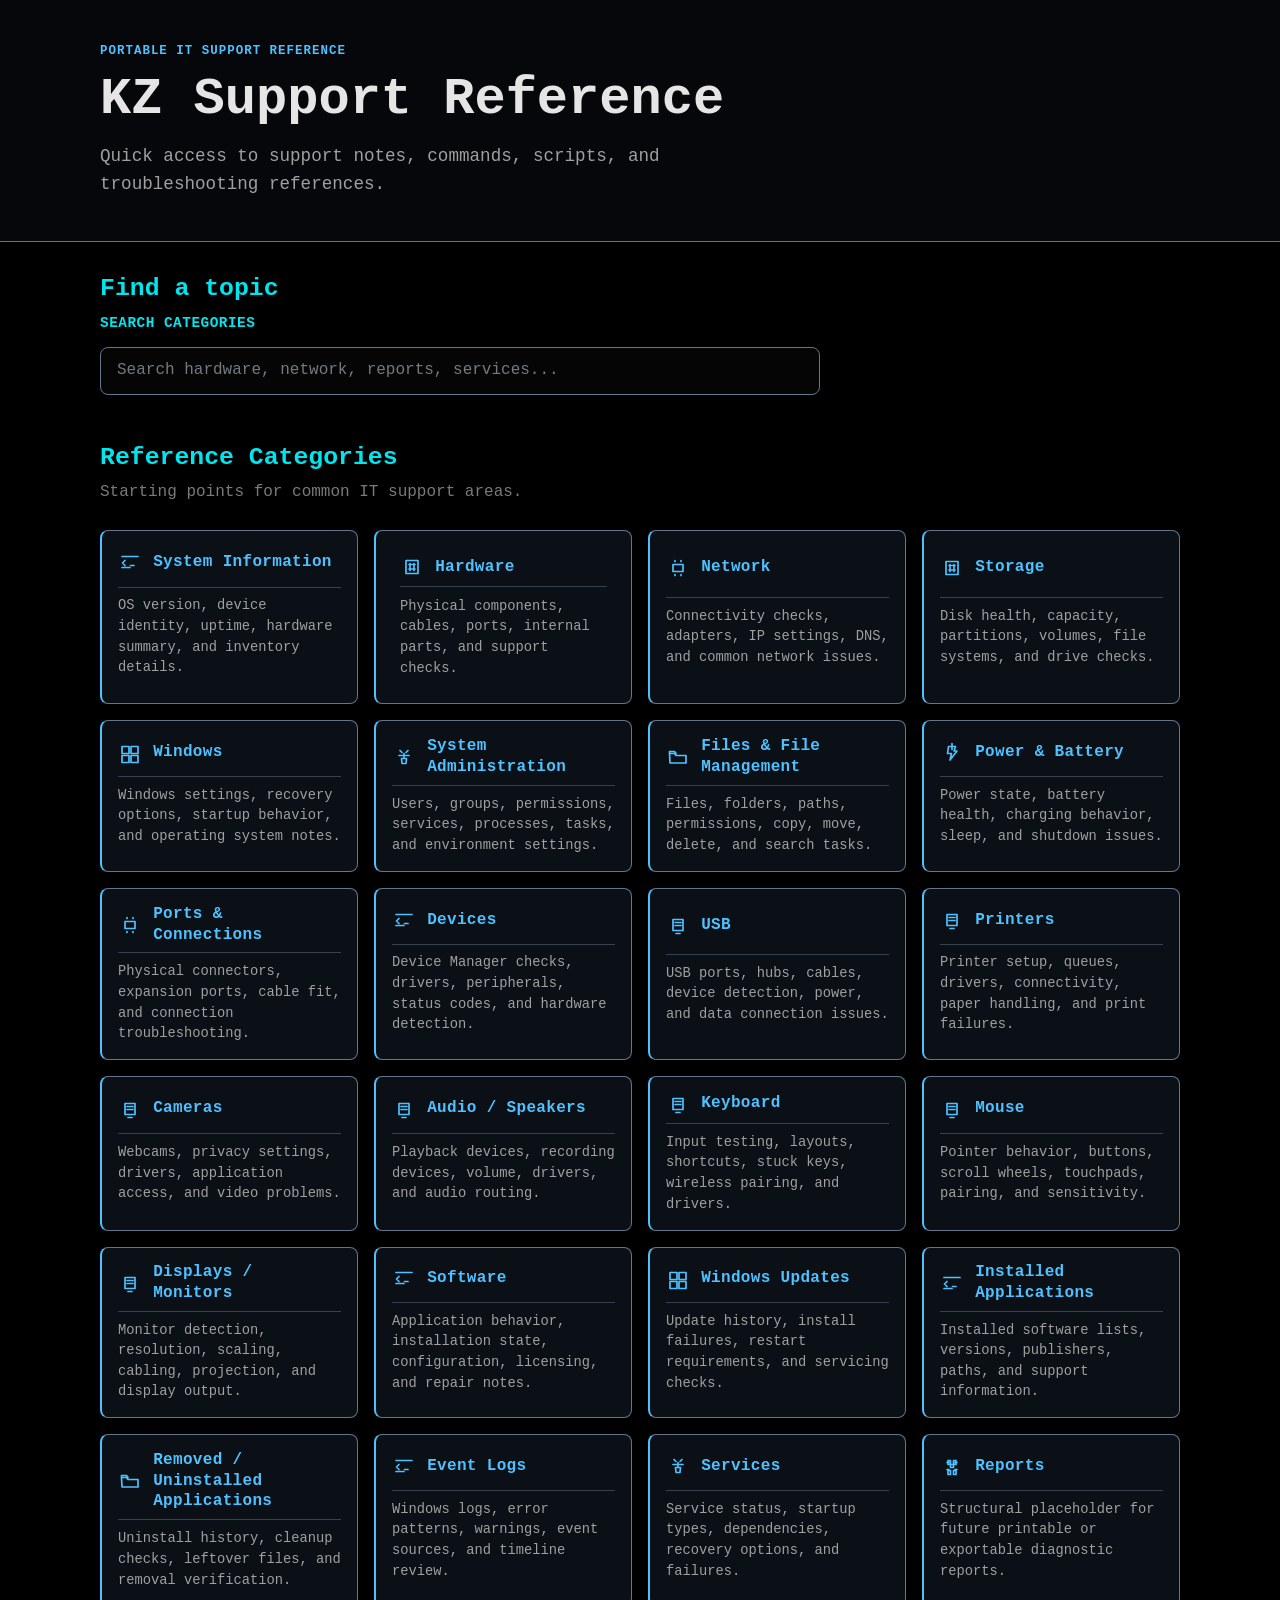
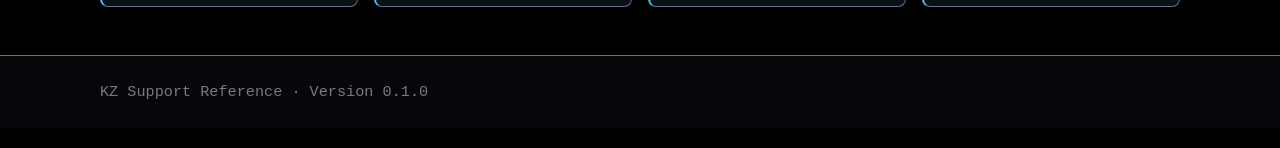
<file: index.html>
<!DOCTYPE html>
<html lang="en">
<head>
  <meta charset="UTF-8">
  <meta name="viewport" content="width=device-width, initial-scale=1.0">
  <meta name="description" content="Portable IT support reference for Windows, PowerShell, hardware, scripts, and troubleshooting notes.">
  <title>KZ Support Reference</title>
  <link rel="stylesheet" href="css/variables.css">
  <link rel="stylesheet" href="css/style.css">
</head>
<body>
  <header class="site-header">
    <div class="container header-content">
      <p class="eyebrow">Portable IT Support Reference</p>
      <h1>KZ Support Reference</h1>
      <p class="subtitle">Quick access to support notes, commands, scripts, and troubleshooting references.</p>
    </div>
  </header>

  <main class="container main-content">
    <section class="search-section" aria-labelledby="search-heading">
      <h2 id="search-heading">Find a topic</h2>
      <label class="search-label" for="category-search">Search categories</label>
      <input
        type="search"
        id="category-search"
        class="search-input"
        placeholder="Search hardware, network, reports, services..."
        autocomplete="off"
      >
    </section>

    <section class="category-section" aria-labelledby="categories-heading">
      <div class="section-heading">
        <h2 id="categories-heading">Reference Categories</h2>
        <p>Starting points for common IT support areas.</p>
      </div>

      <div class="category-grid" id="category-grid">
        <article class="category-card" data-title="System Information">
          <h3>System Information</h3>
          <p>OS version, device identity, uptime, hardware summary, and inventory details.</p>
        </article>

        <article class="category-card linked-card" data-title="Hardware">
          <a class="card-link" href="hardware/index.html">
            <h3>Hardware</h3>
            <p>Physical components, cables, ports, internal parts, and support checks.</p>
          </a>
        </article>

        <article class="category-card" data-title="Network">
          <h3>Network</h3>
          <p>Connectivity checks, adapters, IP settings, DNS, and common network issues.</p>
        </article>

        <article class="category-card" data-title="Storage">
          <h3>Storage</h3>
          <p>Disk health, capacity, partitions, volumes, file systems, and drive checks.</p>
        </article>

        <article class="category-card" data-title="Windows">
          <h3>Windows</h3>
          <p>Windows settings, recovery options, startup behavior, and operating system notes.</p>
        </article>

        <article class="category-card" data-title="System Administration">
          <h3>System Administration</h3>
          <p>Users, groups, permissions, services, processes, tasks, and environment settings.</p>
        </article>

        <article class="category-card" data-title="Files & File Management">
          <h3>Files &amp; File Management</h3>
          <p>Files, folders, paths, permissions, copy, move, delete, and search tasks.</p>
        </article>

        <article class="category-card" data-title="Power & Battery">
          <h3>Power &amp; Battery</h3>
          <p>Power state, battery health, charging behavior, sleep, and shutdown issues.</p>
        </article>

        <article class="category-card" data-title="Ports & Connections">
          <h3>Ports &amp; Connections</h3>
          <p>Physical connectors, expansion ports, cable fit, and connection troubleshooting.</p>
        </article>

        <article class="category-card" data-title="Devices">
          <h3>Devices</h3>
          <p>Device Manager checks, drivers, peripherals, status codes, and hardware detection.</p>
        </article>

        <article class="category-card" data-title="USB">
          <h3>USB</h3>
          <p>USB ports, hubs, cables, device detection, power, and data connection issues.</p>
        </article>

        <article class="category-card" data-title="Printers">
          <h3>Printers</h3>
          <p>Printer setup, queues, drivers, connectivity, paper handling, and print failures.</p>
        </article>

        <article class="category-card" data-title="Cameras">
          <h3>Cameras</h3>
          <p>Webcams, privacy settings, drivers, application access, and video problems.</p>
        </article>

        <article class="category-card" data-title="Audio / Speakers">
          <h3>Audio / Speakers</h3>
          <p>Playback devices, recording devices, volume, drivers, and audio routing.</p>
        </article>

        <article class="category-card" data-title="Keyboard">
          <h3>Keyboard</h3>
          <p>Input testing, layouts, shortcuts, stuck keys, wireless pairing, and drivers.</p>
        </article>

        <article class="category-card" data-title="Mouse">
          <h3>Mouse</h3>
          <p>Pointer behavior, buttons, scroll wheels, touchpads, pairing, and sensitivity.</p>
        </article>

        <article class="category-card" data-title="Displays / Monitors">
          <h3>Displays / Monitors</h3>
          <p>Monitor detection, resolution, scaling, cabling, projection, and display output.</p>
        </article>

        <article class="category-card" data-title="Software">
          <h3>Software</h3>
          <p>Application behavior, installation state, configuration, licensing, and repair notes.</p>
        </article>

        <article class="category-card" data-title="Windows Updates">
          <h3>Windows Updates</h3>
          <p>Update history, install failures, restart requirements, and servicing checks.</p>
        </article>

        <article class="category-card" data-title="Installed Applications">
          <h3>Installed Applications</h3>
          <p>Installed software lists, versions, publishers, paths, and support information.</p>
        </article>

        <article class="category-card" data-title="Removed / Uninstalled Applications">
          <h3>Removed / Uninstalled Applications</h3>
          <p>Uninstall history, cleanup checks, leftover files, and removal verification.</p>
        </article>

        <article class="category-card" data-title="Event Logs">
          <h3>Event Logs</h3>
          <p>Windows logs, error patterns, warnings, event sources, and timeline review.</p>
        </article>

        <article class="category-card" data-title="Services">
          <h3>Services</h3>
          <p>Service status, startup types, dependencies, recovery options, and failures.</p>
        </article>

        <article class="category-card" data-title="Reports">
          <h3>Reports</h3>
          <p>Structural placeholder for future printable or exportable diagnostic reports.</p>
        </article>
      </div>

      <p class="empty-state" id="empty-state" hidden>No matching categories found.</p>
    </section>
  </main>

  <footer class="site-footer">
    <div class="container">
      <p>KZ Support Reference &middot; Version 0.1.0</p>
    </div>
  </footer>

  <script src="js/app.js"></script>
</body>
</html>
</file>
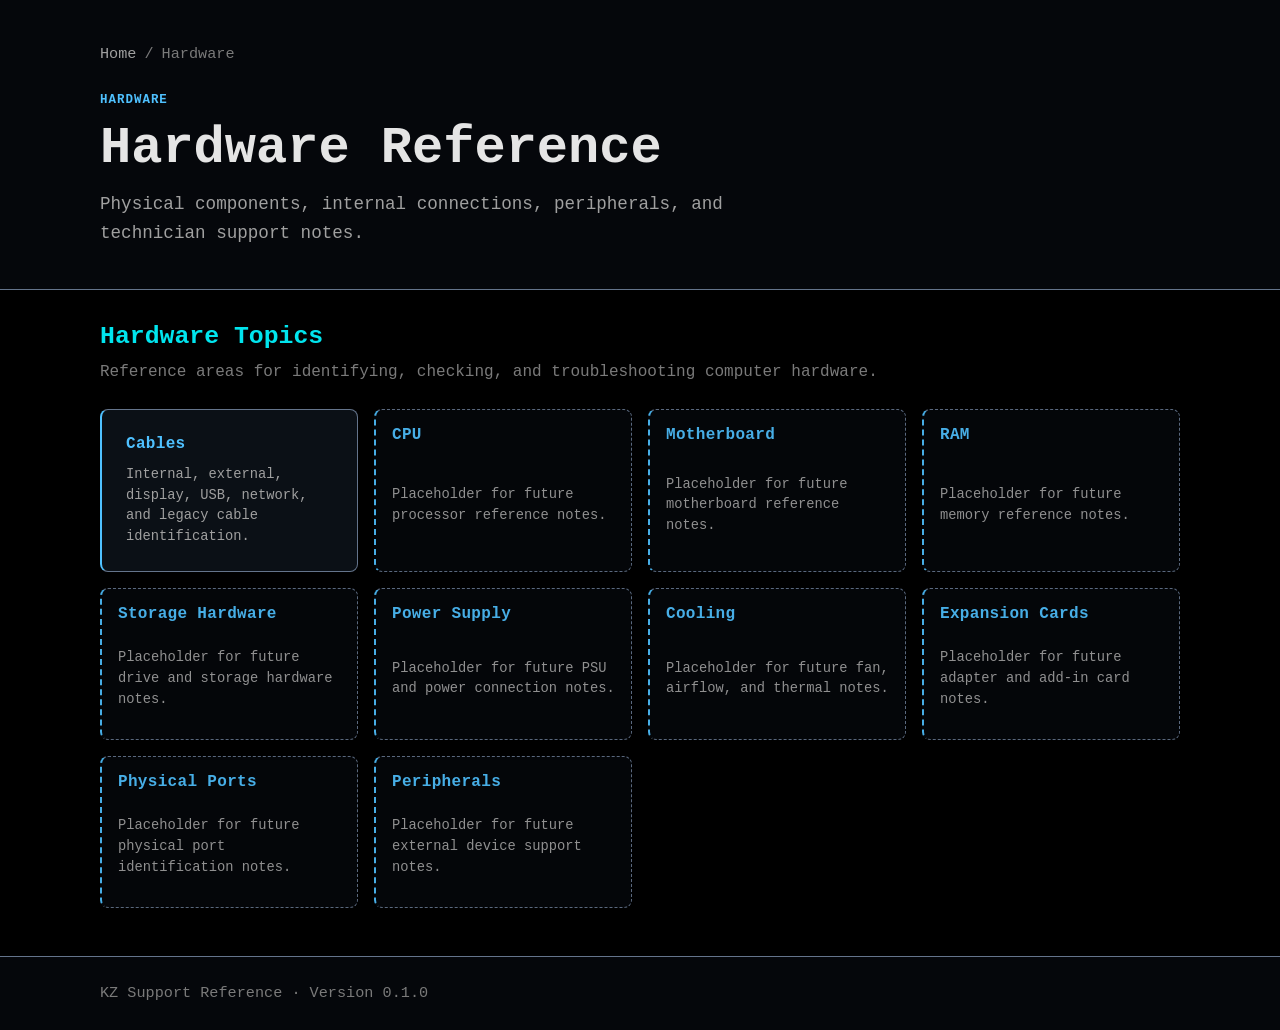
<file: hardware/index.html>
<!DOCTYPE html>
<html lang="en">
<head>
  <meta charset="UTF-8">
  <meta name="viewport" content="width=device-width, initial-scale=1.0">
  <meta name="description" content="Hardware reference topics for KZ Support Reference.">
  <title>Hardware - KZ Support Reference</title>
  <link rel="stylesheet" href="../css/variables.css">
  <link rel="stylesheet" href="../css/style.css">
</head>
<body>
  <header class="site-header">
    <div class="container header-content">
      <nav class="breadcrumb" aria-label="Breadcrumb">
        <a href="../index.html">Home</a>
        <span aria-hidden="true">/</span>
        <span>Hardware</span>
      </nav>
      <p class="eyebrow">Hardware</p>
      <h1>Hardware Reference</h1>
      <p class="subtitle">Physical components, internal connections, peripherals, and technician support notes.</p>
    </div>
  </header>

  <main class="container main-content">
    <section aria-labelledby="hardware-topics-heading">
      <div class="section-heading">
        <h2 id="hardware-topics-heading">Hardware Topics</h2>
        <p>Reference areas for identifying, checking, and troubleshooting computer hardware.</p>
      </div>

      <div class="category-grid topic-grid">
        <article class="category-card linked-card" data-title="Cables">
          <a class="card-link" href="cables/index.html">
            <h3>Cables</h3>
            <p>Internal, external, display, USB, network, and legacy cable identification.</p>
          </a>
        </article>

        <article class="category-card placeholder-card" data-title="CPU">
          <h3>CPU</h3>
          <p>Placeholder for future processor reference notes.</p>
        </article>

        <article class="category-card placeholder-card" data-title="Motherboard">
          <h3>Motherboard</h3>
          <p>Placeholder for future motherboard reference notes.</p>
        </article>

        <article class="category-card placeholder-card" data-title="RAM">
          <h3>RAM</h3>
          <p>Placeholder for future memory reference notes.</p>
        </article>

        <article class="category-card placeholder-card" data-title="Storage Hardware">
          <h3>Storage Hardware</h3>
          <p>Placeholder for future drive and storage hardware notes.</p>
        </article>

        <article class="category-card placeholder-card" data-title="Power Supply">
          <h3>Power Supply</h3>
          <p>Placeholder for future PSU and power connection notes.</p>
        </article>

        <article class="category-card placeholder-card" data-title="Cooling">
          <h3>Cooling</h3>
          <p>Placeholder for future fan, airflow, and thermal notes.</p>
        </article>

        <article class="category-card placeholder-card" data-title="Expansion Cards">
          <h3>Expansion Cards</h3>
          <p>Placeholder for future adapter and add-in card notes.</p>
        </article>

        <article class="category-card placeholder-card" data-title="Physical Ports">
          <h3>Physical Ports</h3>
          <p>Placeholder for future physical port identification notes.</p>
        </article>

        <article class="category-card placeholder-card" data-title="Peripherals">
          <h3>Peripherals</h3>
          <p>Placeholder for future external device support notes.</p>
        </article>
      </div>
    </section>
  </main>

  <footer class="site-footer">
    <div class="container">
      <p>KZ Support Reference &middot; Version 0.1.0</p>
    </div>
  </footer>
</body>
</html>
</file>
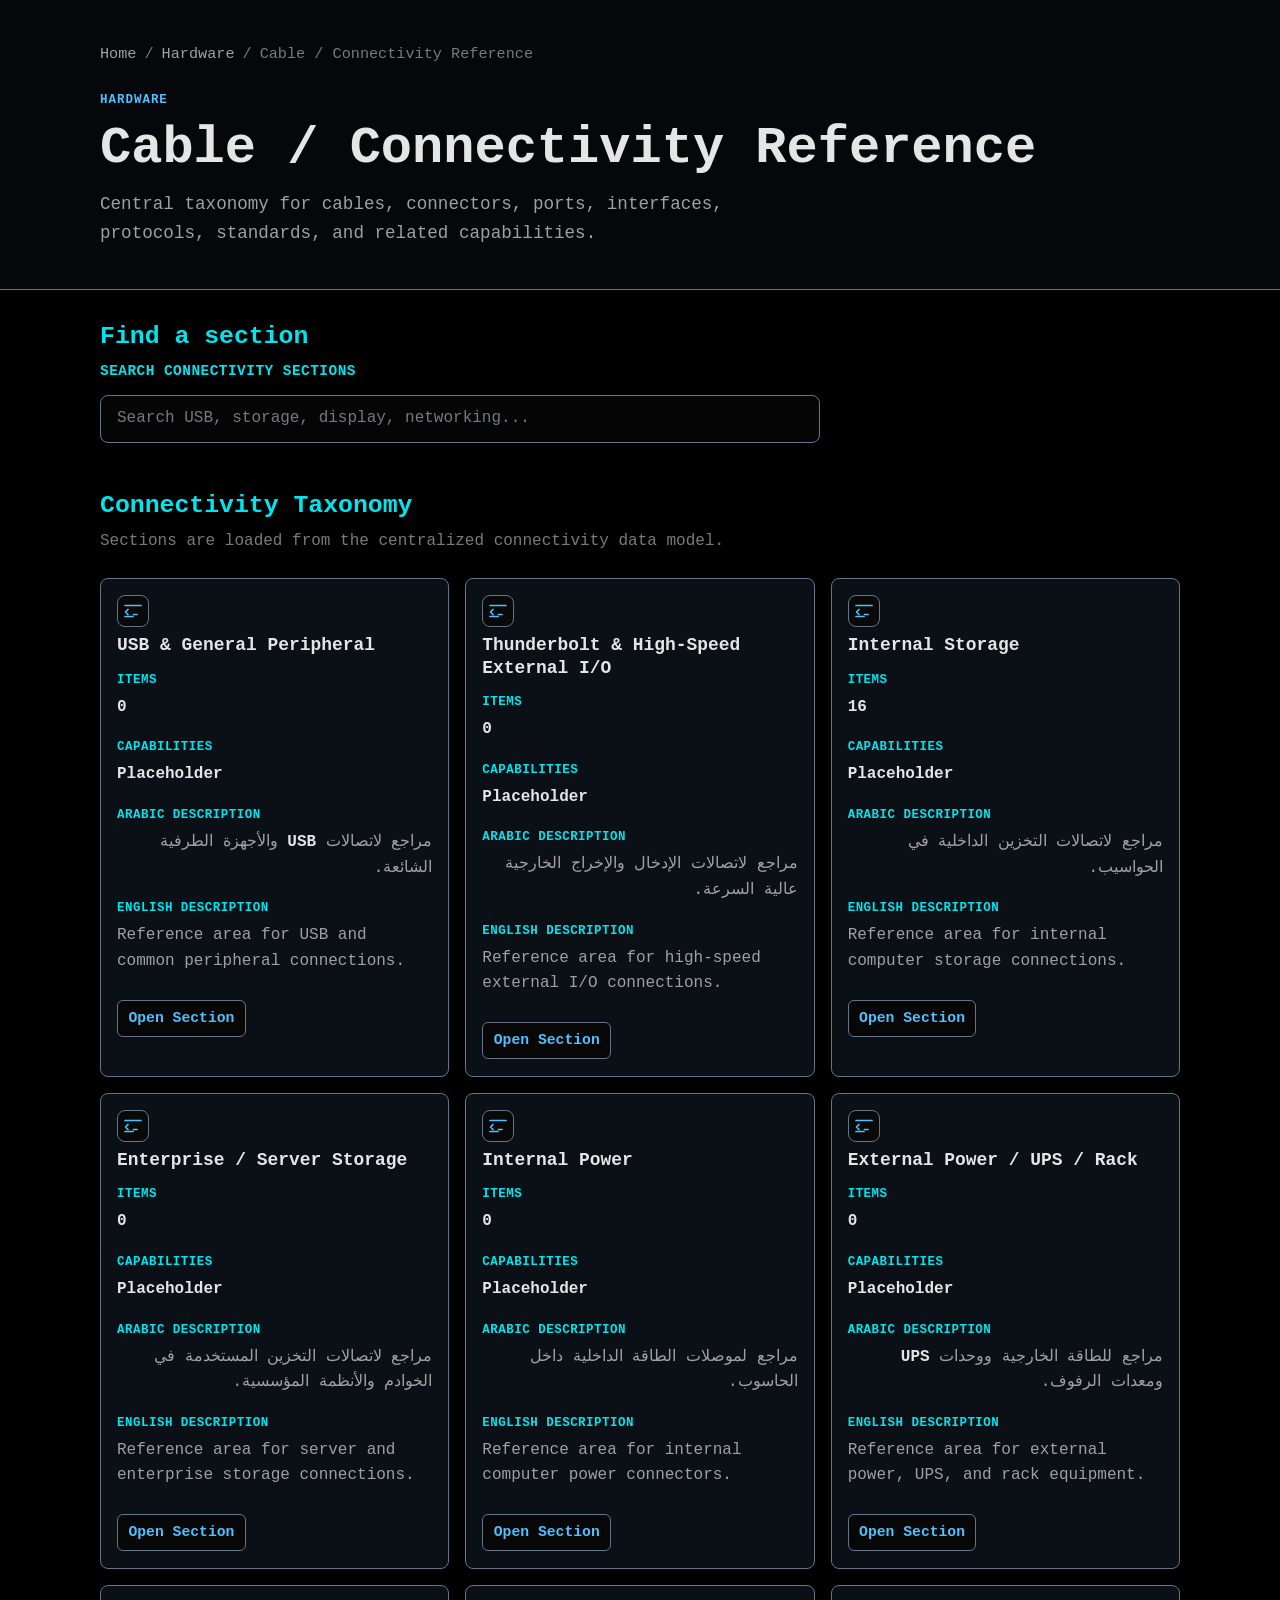
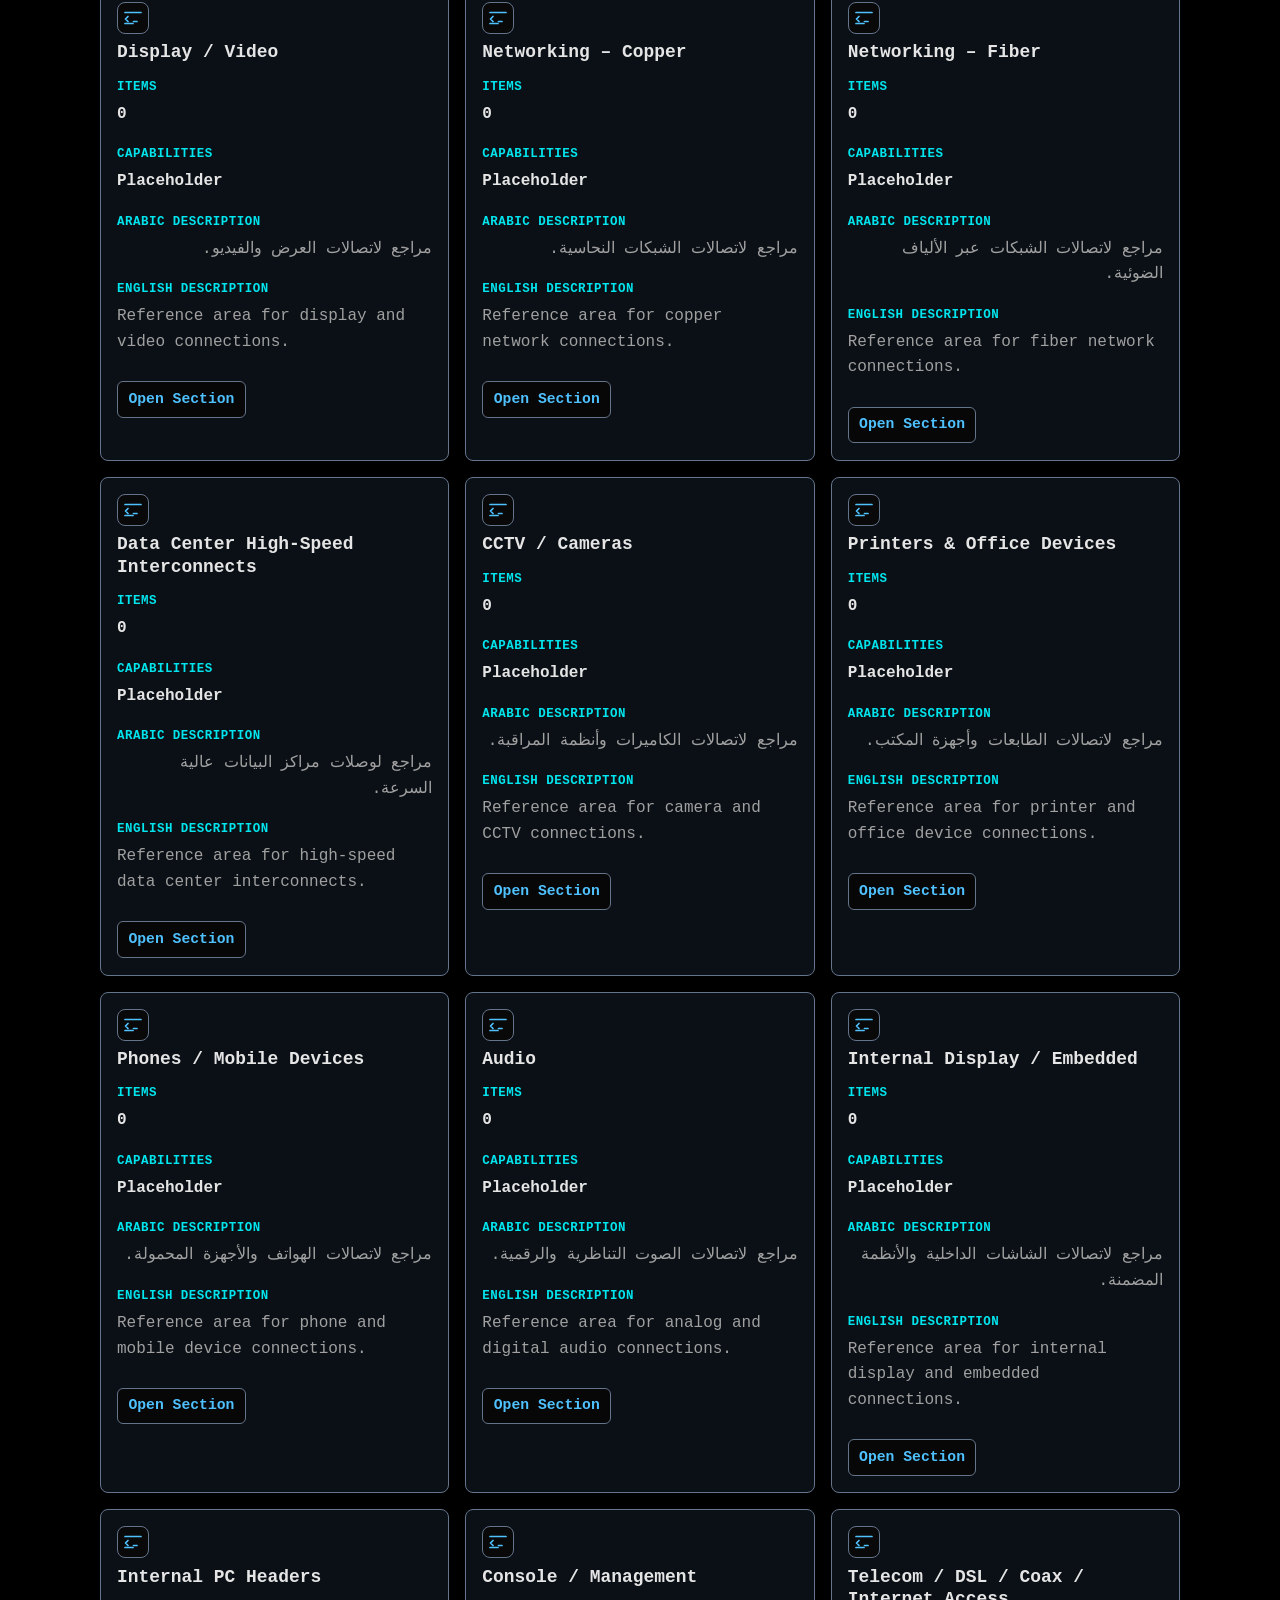
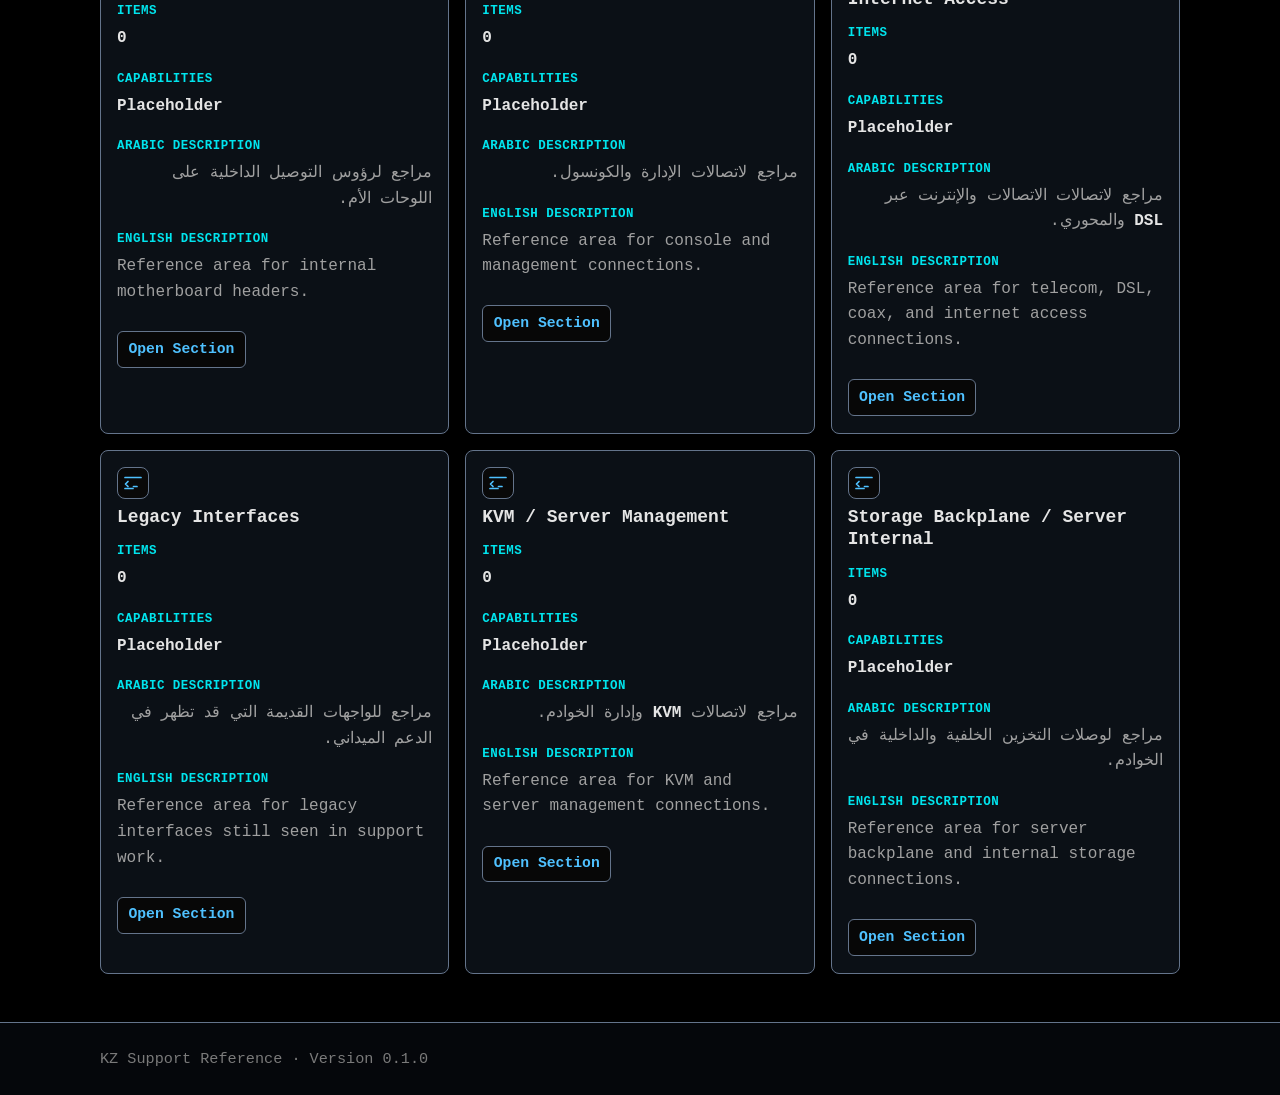
<file: hardware/cables/index.html>
<!DOCTYPE html>
<html lang="en">
<head>
  <meta charset="UTF-8">
  <meta name="viewport" content="width=device-width, initial-scale=1.0">
  <meta name="description" content="Cable and connectivity taxonomy for KZ Support Reference.">
  <title>Cable / Connectivity Reference - KZ Support Reference</title>
  <link rel="stylesheet" href="../../css/variables.css">
  <link rel="stylesheet" href="../../css/style.css">
</head>
<body>
  <header class="site-header">
    <div class="container header-content">
      <nav class="breadcrumb" aria-label="Breadcrumb">
        <a href="../../index.html">Home</a>
        <span aria-hidden="true">/</span>
        <a href="../index.html">Hardware</a>
        <span aria-hidden="true">/</span>
        <span>Cable / Connectivity Reference</span>
      </nav>
      <p class="eyebrow">Hardware</p>
      <h1>Cable / Connectivity Reference</h1>
      <p class="subtitle">Central taxonomy for cables, connectors, ports, interfaces, protocols, standards, and related capabilities.</p>
    </div>
  </header>

  <main class="container main-content">
    <section class="search-section" aria-labelledby="connectivity-search-heading">
      <h2 id="connectivity-search-heading">Find a section</h2>
      <label class="search-label" for="connectivity-search">Search connectivity sections</label>
      <input type="search" id="connectivity-search" class="search-input" placeholder="Search USB, storage, display, networking..." autocomplete="off">
    </section>

    <section class="reference-section" aria-labelledby="connectivity-reference-heading">
      <div class="section-heading">
        <h2 id="connectivity-reference-heading">Connectivity Taxonomy</h2>
        <p>Sections are loaded from the centralized connectivity data model.</p>
      </div>

      <div class="reference-grid" id="connectivity-sections-grid">
        <noscript>
          <article class="reference-card">
            <h3>Connectivity data requires JavaScript</h3>
            <p>Enable JavaScript to load the centralized section taxonomy.</p>
          </article>
        </noscript>
      </div>

      <p class="empty-state" id="connectivity-empty-state" hidden>No matching connectivity sections found.</p>
    </section>
  </main>

  <footer class="site-footer">
    <div class="container">
      <p>KZ Support Reference &middot; Version 0.1.0</p>
    </div>
  </footer>

  <script src="../../data/connectivity-data.js"></script>
  <script src="../../js/app.js"></script>
</body>
</html>
</file>
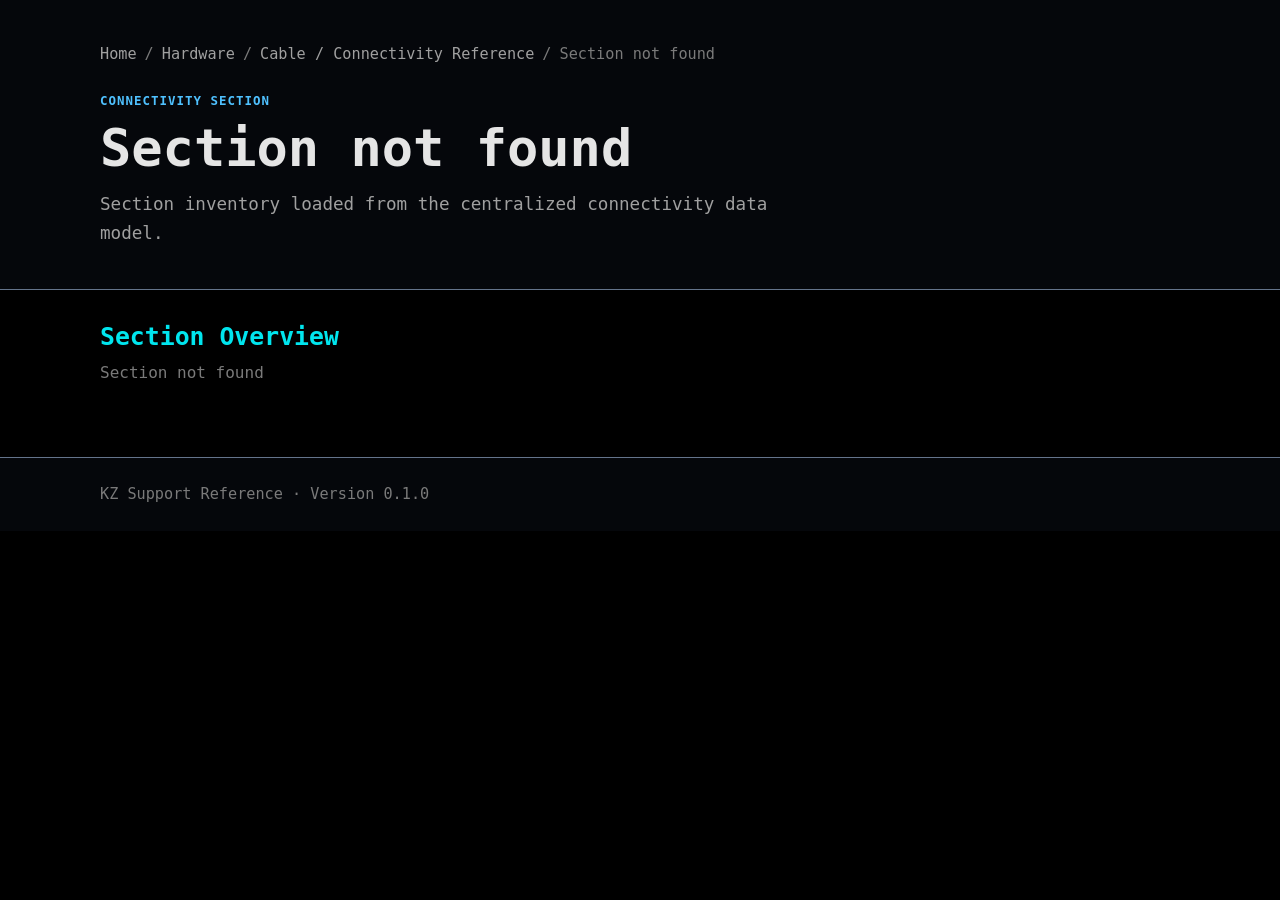
<file: hardware/cables/section.html>
<!DOCTYPE html>
<html lang="en">
<head>
  <meta charset="UTF-8">
  <meta name="viewport" content="width=device-width, initial-scale=1.0">
  <meta name="description" content="Connectivity section inventory for KZ Support Reference.">
  <title>Connectivity Section - KZ Support Reference</title>
  <link rel="stylesheet" href="../../css/variables.css">
  <link rel="stylesheet" href="../../css/style.css">
</head>
<body>
  <header class="site-header">
    <div class="container header-content">
      <nav class="breadcrumb" aria-label="Breadcrumb">
        <a href="../../index.html">Home</a>
        <span aria-hidden="true">/</span>
        <a href="../index.html">Hardware</a>
        <span aria-hidden="true">/</span>
        <a href="index.html">Cable / Connectivity Reference</a>
        <span aria-hidden="true">/</span>
        <span id="section-breadcrumb-label">Section</span>
      </nav>
      <p class="eyebrow">Connectivity Section</p>
      <h1 id="section-title">Section</h1>
      <p class="subtitle" id="section-subtitle">Section inventory loaded from the centralized connectivity data model.</p>
    </div>
  </header>

  <main class="container main-content">
    <section class="reference-section" aria-labelledby="section-overview-heading">
      <div class="section-heading">
        <h2 id="section-overview-heading">Section Overview</h2>
        <p id="section-status-message">Loading section data.</p>
      </div>

      <div class="reference-card" id="section-overview-card" hidden>
        <dl id="section-overview-details"></dl>
      </div>
    </section>

    <section class="reference-section" aria-labelledby="section-items-heading" id="section-items-area" hidden>
      <div class="section-heading">
        <h2 id="section-items-heading">Inventory Items</h2>
        <p>Inventory-only records for this section.</p>
      </div>

      <div class="reference-grid" id="section-items-grid"></div>
    </section>
  </main>

  <div class="modal-overlay" id="item-detail-modal" hidden>
    <div class="modal-panel" role="dialog" aria-modal="true" aria-labelledby="modal-item-title">
      <button class="modal-close-button" type="button" id="modal-close-button" aria-label="Close item details">&times;</button>
      <div class="modal-content">
        <p class="eyebrow">Inventory Item</p>
        <h2 id="modal-item-title">Item</h2>

        <div class="modal-summary">
          <p class="modal-metadata" id="modal-item-metadata"></p>
          <div class="capability-badges" id="modal-item-capabilities"></div>
        </div>

        <div class="modal-accordion" id="modal-item-accordion"></div>
      </div>
    </div>
  </div>

  <footer class="site-footer">
    <div class="container">
      <p>KZ Support Reference &middot; Version 0.1.0</p>
    </div>
  </footer>

  <script src="../../data/connectivity-data.js"></script>
  <script src="../../js/app.js"></script>
</body>
</html>
</file>
<file: css/variables.css>
:root {
  --bg-primary: #000000;
  --bg-secondary: #05070B;
  --surface-primary: #05070B;
  --surface-secondary: #0B1016;
  --surface-elevated: #121A22;

  --text-primary: #E5E5E5;
  --text-secondary: #A0A0A0;
  --text-muted: #7A7A7A;

  --accent-primary: #4FC1FF;
  --accent-secondary: #00E5EE;
  --accent-soft: rgba(79, 193, 255, 0.12);
  --accent-gold: #FFD700;
  --success: #4EC9B0;
  --error: #F44747;

  --border-primary: #64748B;
  --border-strong: #7C8EA6;
  --border-muted: rgba(100, 116, 139, 0.5);

  --shadow-card-subtle: none;
  --shadow-elevated: none;
  --shadow-focus: 0 0 0 2px rgba(79, 193, 255, 0.7);
  --shadow-accent-subtle: none;

  --bg: var(--bg-primary);
  --surface: var(--surface-primary);
  --surface-alt: var(--surface-secondary);
  --text: var(--text-primary);
  --neon: var(--text-primary);
  --neon-blue: var(--accent-secondary);
  --border: var(--border-primary);
  --shadow-neon: none;
  --shadow-blue: none;

  --color-background: var(--bg);
  --color-surface: var(--surface);
  --color-surface-muted: var(--surface-alt);
  --color-text: var(--text);
  --color-text-muted: var(--text-secondary);
  --color-border: var(--border);
  --color-accent: var(--accent-primary);
  --color-accent-dark: var(--accent-secondary);
  --color-focus: rgba(79, 193, 255, 0.3);

  --font-family-base: "Segoe UI", "Noto Sans Arabic", "Consolas", "SFMono-Regular", "Cascadia Code", "Menlo", monospace, sans-serif;
  --font-family-terminal: "Consolas", "Cascadia Code", "SFMono-Regular", "Menlo", monospace;
  --font-size-base: 16px;
  --line-height-base: 1.6;

  --space-xs: 0.5rem;
  --space-sm: 0.75rem;
  --space-md: 1rem;
  --space-lg: 1.5rem;
  --space-xl: 2rem;
  --space-2xl: 3rem;

  --radius-sm: 6px;
  --radius-md: 8px;

  --shadow-card: var(--shadow-card-subtle);
  --max-width: 1080px;
}
</file>
<file: css/style.css>
* {
  box-sizing: border-box;
}

*::-webkit-scrollbar {
  width: 0.75rem;
  height: 0.75rem;
}

*::-webkit-scrollbar-track {
  background: var(--bg-secondary);
}

*::-webkit-scrollbar-thumb {
  border: 2px solid var(--bg-secondary);
  border-radius: 999px;
  background: rgba(143, 164, 184, 0.72);
}

*::-webkit-scrollbar-thumb:hover {
  background: rgba(114, 199, 255, 0.62);
}

html {
  font-size: var(--font-size-base);
  scrollbar-color: rgba(143, 164, 184, 0.72) var(--bg-secondary);
}

body {
  margin: 0;
  background: var(--bg-primary);
  color: var(--color-text);
  font-family: var(--font-family-base);
  line-height: var(--line-height-base);
}

body.modal-open {
  overflow: hidden;
}

h1,
h2,
h3,
p {
  margin-top: 0;
}

svg {
  display: block;
}

.container {
  width: min(100% - 2rem, var(--max-width));
  margin: 0 auto;
}

.site-header {
  background: var(--bg-secondary);
  border-bottom: 1px solid var(--border-primary);
  box-shadow: none;
}

.header-content {
  padding: 2.65rem 0;
}

.eyebrow {
  margin-bottom: var(--space-xs);
  color: var(--accent-primary);
  font-size: 0.78rem;
  font-weight: 700;
  letter-spacing: 0.08em;
  text-transform: uppercase;
  font-family: var(--font-family-terminal);
}

h1 {
  margin-bottom: var(--space-sm);
  color: var(--text-primary);
  font-size: clamp(2rem, 5vw, 3.25rem);
  font-weight: 850;
  line-height: 1.15;
  text-shadow: none;
}

.subtitle {
  max-width: 680px;
  margin-bottom: 0;
  color: var(--text-secondary);
  font-size: 1.1rem;
}

.main-content {
  padding: var(--space-xl) 0 var(--space-2xl);
}

.search-section {
  margin-bottom: var(--space-2xl);
}

.search-section h2,
.section-heading h2 {
  margin-bottom: var(--space-xs);
  color: var(--accent-secondary);
  font-size: 1.55rem;
  font-weight: 800;
  line-height: 1.2;
  text-shadow: none;
}

.search-label {
  display: block;
  margin-bottom: var(--space-sm);
  color: var(--accent-secondary);
  font-size: 0.9rem;
  font-weight: 700;
  letter-spacing: 0.035em;
  text-shadow: none;
  text-transform: uppercase;
}

.search-input {
  width: 100%;
  max-width: 720px;
  min-height: 48px;
  padding: 0 var(--space-md);
  border: 1px solid var(--border-primary);
  border-radius: var(--radius-md);
  background: #050505;
  color: var(--color-text);
  font: inherit;
  font-family: var(--font-family-terminal);
  box-shadow: inset 0 0 0 1px rgba(255, 255, 255, 0.01);
  transition: border-color 140ms ease, box-shadow 140ms ease;
}

.search-input:focus {
  border-color: var(--border-strong);
  background: #090909;
  box-shadow: var(--shadow-focus);
  outline: none;
}

.search-input::placeholder {
  color: rgba(194, 207, 218, 0.58);
}

.section-heading {
  margin-bottom: var(--space-lg);
}

.section-heading p {
  margin-bottom: 0;
  color: var(--text-muted);
  font-size: 1rem;
}

.category-grid {
  display: grid;
  grid-template-columns: repeat(auto-fit, minmax(220px, 1fr));
  gap: var(--space-md);
}

.terminal-icon {
  display: inline-flex;
  align-items: center;
  justify-content: center;
  width: 3rem;
  height: 3rem;
  margin-bottom: 0.75rem;
  border: 1px solid var(--border-primary);
  border-radius: 0.5rem;
  background: #090909;
  color: var(--accent-primary);
}

.terminal-icon-compact {
  width: 2rem;
  height: 2rem;
  margin-bottom: 0.45rem;
}

.terminal-icon svg {
  width: 1.5rem;
  height: 1.5rem;
  stroke: currentColor;
}

.category-card {
  display: grid;
  gap: 0.55rem;
  min-height: 9.5rem;
  padding: 0.9rem 1rem;
  border: 1px solid var(--border-primary);
  border-left: 2px solid var(--accent-primary);
  border-radius: var(--radius-md);
  background: var(--surface-secondary);
  box-shadow: none;
  transition: border-color 140ms ease, background-color 140ms ease, transform 160ms ease;
}

.category-card:hover {
  border-color: var(--border-strong);
  background: var(--surface-elevated);
  transform: translateY(-2px);
  box-shadow: none;
}

.category-card-header {
  display: flex;
  align-items: center;
  gap: 0.7rem;
  min-height: 2rem;
  padding-bottom: 0.45rem;
  border-bottom: 1px solid var(--border-muted);
}

.category-card-icon {
  display: inline-flex;
  width: 1.5rem;
  height: 1.5rem;
  flex: 0 0 auto;
  align-items: center;
  justify-content: center;
  color: var(--accent-primary);
}

.category-card-icon svg {
  width: 100%;
  height: 100%;
  stroke: currentColor;
}

.card-link {
  display: grid;
  gap: 0.6rem;
  height: 100%;
  color: inherit;
  text-decoration: none;
  background: transparent;
}

.card-link:focus {
  border-radius: var(--radius-sm);
  box-shadow: var(--shadow-focus);
  outline: none;
}

.item-card-button {
  display: block;
  width: 100%;
  height: 100%;
  padding: 0;
  border: 0;
  background: transparent;
  color: inherit;
  font: inherit;
  text-align: left;
  cursor: pointer;
}

.item-card-button:focus {
  border-radius: var(--radius-sm);
  box-shadow: var(--shadow-focus);
  outline: none;
}

.linked-card {
  padding: 0;
}

.linked-card .card-link {
  padding: var(--space-lg);
}

.category-card h3 {
  margin: 0;
  color: var(--accent-primary);
  font-size: 1rem;
  font-weight: 800;
  line-height: 1.3;
  text-shadow: none;
  font-family: var(--font-family-terminal);
  letter-spacing: 0.02em;
}

.category-card p {
  margin: 0;
  color: var(--text-secondary);
  font-size: 0.86rem;
  line-height: 1.5;
}

.placeholder-card {
  background: var(--surface-primary);
  box-shadow: none;
  opacity: 0.9;
  border-style: dashed;
}

.breadcrumb {
  display: flex;
  flex-wrap: wrap;
  gap: var(--space-xs);
  margin-bottom: var(--space-lg);
  color: var(--text-muted);
  font-size: 0.95rem;
}

.breadcrumb a {
  color: var(--text-secondary);
  text-decoration: none;
}

.breadcrumb a:hover,
.breadcrumb a:focus {
  color: var(--accent-secondary);
  text-decoration: underline;
  text-shadow: none;
}

.reference-grid {
  display: grid;
  grid-template-columns: repeat(auto-fit, minmax(280px, 1fr));
  gap: var(--space-md);
}

.reference-card {
  padding: 1rem 1rem 1.05rem;
  border: 1px solid var(--border-primary);
  border-radius: var(--radius-md);
  background: var(--surface-secondary);
  box-shadow: none;
  transition: border-color 140ms ease, background-color 140ms ease, transform 160ms ease;
}

.reference-card:hover {
  border-color: var(--border-strong);
  background: var(--surface-elevated);
  box-shadow: none;
  transform: translateY(-2px);
}

.reference-card h3 {
  margin-bottom: var(--space-md);
  color: var(--text-primary);
  font-size: 1.12rem;
  font-weight: 800;
  line-height: 1.25;
  text-shadow: none;
  font-family: var(--font-family-terminal);
}

.reference-card dl {
  display: grid;
  gap: 0.4rem;
  margin: 0;
}

.reference-card dt {
  color: var(--accent-secondary);
  font-size: 0.78rem;
  font-weight: 700;
  line-height: 1.25;
  letter-spacing: 0.04em;
  text-shadow: none;
  text-transform: uppercase;
}

.reference-card dd {
  margin: 0 0 0.85rem;
  color: var(--text-primary);
  font-size: 1rem;
  font-weight: 550;
}

.reference-card dd.section-description {
  color: var(--text-secondary);
  font-weight: 400;
}
#section-items-area {
  margin-top: var(--space-2xl);
  padding-top: var(--space-xl);
  border-top: 1px solid var(--border-muted);
}

#section-items-area .section-heading {
  margin-bottom: 1.35rem;
}

#section-items-area .section-heading h2 {
  margin-bottom: 0.35rem;
}

#section-items-area .section-heading p {
  color: var(--text-secondary);
}

#section-items-grid {
  align-items: stretch;
  gap: 1.75rem;
  padding-top: 0.15rem;
  grid-template-columns: repeat(auto-fit, minmax(280px, 1fr));
}

#section-items-grid .reference-card {
  height: 100%;
}

#section-items-grid .item-card-button {
  display: flex;
  min-height: 100%;
  flex-direction: column;
  gap: 0.74rem;
}

#section-items-grid .item-card-preview {
  display: flex;
  width: 100%;
  height: 7.25rem;
  align-items: center;
  justify-content: center;
  overflow: hidden;
  border: 1px solid var(--border-primary);
  border-radius: var(--radius-sm);
  background: #080808;
}

#section-items-grid .item-card-preview img {
  display: block;
  max-width: calc(100% - 0.35rem);
  max-height: calc(100% - 0.35rem);
  object-fit: contain;
  transition: transform 220ms ease;
}

.item-card-technical-icon,
.technical-media-icon {
  width: 3rem;
  height: 3rem;
  color: var(--accent-primary);
}

.item-card-technical-icon svg,
.technical-media-icon svg {
  width: 100%;
  height: 100%;
  stroke: currentColor;
}

#section-items-grid .item-card-preview-placeholder {
  flex-direction: column;
  gap: 0.45rem;
}

#section-items-grid .item-card-preview-placeholder::before {
  content: "";
  width: 3.35rem;
  height: 2.35rem;
  border: 1px solid rgba(114, 199, 255, 0.2);
  border-radius: 7px;
  background:
    linear-gradient(135deg, transparent 58%, rgba(114, 199, 255, 0.14) 58% 62%, transparent 62%),
    rgba(24, 38, 52, 0.64);
}

#section-items-grid .item-card-preview-placeholder::after {
  content: "Image pending";
  color: var(--text-muted);
  font-size: 0.72rem;
  font-weight: 650;
  letter-spacing: 0.035em;
  text-transform: uppercase;
}

#section-items-grid .reference-card h3 {
  display: flex;
  min-height: 3rem;
  align-items: center;
  margin: 0;
  color: var(--accent-gold);
  font-size: 1.18rem;
  font-weight: 850;
  line-height: 1.25;
  text-shadow: none;
}

#section-items-grid .item-card-metadata {
  display: flex;
  align-items: center;
  justify-content: space-between;
  gap: var(--space-md);
  color: var(--text-secondary);
  font-size: 0.9rem;
  font-weight: 650;
}

#section-items-grid .item-card-status {
  color: var(--text-primary);
}

#section-items-grid .item-card-capabilities {
  display: flex;
  flex-wrap: wrap;
  gap: 0.38rem;
  min-height: 1.55rem;
}

#section-items-grid .item-card-capability {
  display: inline-flex;
  align-items: center;
  min-height: 1.55rem;
  padding: 0.18rem 0.52rem;
  border: 1px solid rgba(114, 199, 255, 0.28);
  border-radius: 5px;
  background: rgba(56, 169, 255, 0.1);
  color: var(--accent-secondary);
  font-size: 0.72rem;
  font-weight: 800;
  letter-spacing: 0.045em;
  line-height: 1;
  text-transform: uppercase;
}

#section-items-grid .item-card-action {
  display: flex;
  align-items: center;
  justify-content: space-between;
  gap: var(--space-sm);
  margin-top: auto;
  padding-top: 0.2rem;
  color: var(--text-secondary);
  font-size: 0.9rem;
  font-weight: 650;
  transition: color 180ms ease;
}

#section-items-grid .item-card-action span {
  color: var(--accent-secondary);
  transition: transform 220ms ease;
}

#section-items-grid .reference-card {
  will-change: transform;
  transition: transform 220ms ease, background-color 180ms ease, border-color 180ms ease, box-shadow 220ms ease;
}

#section-items-grid .reference-card:hover {
  transform: translateY(-4px);
}

#section-items-grid .reference-card:hover .item-card-preview img {
  transform: scale(1.03);
}

#section-items-grid .reference-card:hover .item-card-action {
  color: var(--text-primary);
}

#section-items-grid .reference-card:hover .item-card-action span {
  transform: translateX(4px);
}

.ar-text {
  direction: rtl;
  text-align: right;
  unicode-bidi: plaintext;
}

.en-text {
  direction: ltr;
  text-align: left;
}

.tech-term {
  color: var(--text-primary);
  font-weight: 600;
  direction: ltr;
  display: inline-block;
  unicode-bidi: isolate;
}

.section-action-placeholder {
  display: inline-block;
  margin-top: var(--space-sm);
  padding: 0.35rem 0.65rem;
  border: 1px solid var(--border-primary);
  border-radius: var(--radius-sm);
  background: #070707;
  color: var(--accent-primary);
  font-size: 0.92rem;
  font-weight: 700;
  box-shadow: none;
  text-decoration: none;
  font-family: var(--font-family-terminal);
}

.section-action-placeholder:hover,
.section-action-placeholder:focus {
  border-color: var(--border-strong);
  background: var(--accent-soft);
  box-shadow: var(--shadow-focus);
  outline: none;
}

.modal-overlay {
  position: fixed;
  inset: 0;
  z-index: 20;
  display: flex;
  align-items: center;
  justify-content: center;
  padding: var(--space-xl);
  background: rgba(7, 13, 20, 0.78);
  backdrop-filter: blur(4px);
}

.modal-overlay[hidden] {
  display: none;
}

.modal-panel {
  position: relative;
  width: min(78vw, 980px);
  max-height: 88vh;
  overflow: auto;
  padding: var(--space-xl);
  border: 1px solid var(--border-primary);
  border-radius: var(--radius-md);
  background: #0d0d0d;
  box-shadow: none;
  scrollbar-color: rgba(160, 160, 160, 0.56) var(--surface-primary);
}

.sata-reference-modal .modal-panel {
  width: min(94vw, 1280px);
}

.modal-content {
  display: grid;
  gap: var(--space-lg);
}

.modal-content h2 {
  margin: 0;
  color: var(--text-primary);
  font-size: clamp(1.8rem, 4vw, 2.6rem);
  font-weight: 800;
  line-height: 1.15;
  text-shadow: none;
}

.modal-summary {
  display: grid;
  gap: var(--space-sm);
  padding: var(--space-md);
  border: 1px solid var(--border-muted);
  border-radius: var(--radius-md);
  background: rgba(24, 38, 52, 0.68);
}

.modal-metadata {
  margin: 0;
  color: var(--text-secondary);
  font-size: 1rem;
  font-weight: 600;
}

.capability-badges {
  display: flex;
  flex-wrap: wrap;
  gap: var(--space-xs);
}

.capability-badge {
  display: inline-flex;
  align-items: center;
  min-height: 1.85rem;
  padding: 0.25rem 0.6rem;
  border: 1px solid var(--border-strong);
  border-radius: var(--radius-sm);
  background: var(--accent-soft);
  color: var(--accent-secondary);
  font-size: 0.86rem;
  font-weight: 700;
  text-shadow: none;
}

.modal-accordion {
  display: grid;
  gap: var(--space-sm);
}

.technical-reference-layout {
  display: grid;
  gap: var(--space-md);
}

.sata-reference-modal .modal-content > h2,
.sata-reference-modal .modal-summary {
  display: none;
}

.technical-reference-language-switch {
  display: inline-flex;
  width: fit-content;
  align-items: center;
  gap: 0.38rem;
  padding: 0.28rem;
  border: 1px solid var(--border-primary);
  border-radius: var(--radius-sm);
  background: rgba(16, 25, 35, 0.72);
}

.technical-reference-language-button {
  min-width: 2.4rem;
  padding: 0.28rem 0.52rem;
  border: 1px solid transparent;
  border-radius: 4px;
  background: transparent;
  color: var(--text-muted);
  font: inherit;
  font-size: 0.78rem;
  font-weight: 800;
  cursor: pointer;
  font-family: var(--font-family-terminal);
}

.technical-reference-language-button[aria-pressed="true"] {
  border-color: var(--border-strong);
  background: rgba(79, 193, 255, 0.1);
  color: var(--accent-primary);
}

.technical-reference-language-button:focus-visible {
  box-shadow: var(--shadow-focus);
  outline: none;
}

.technical-reference-language-separator {
  color: var(--border-primary);
  font-size: 0.78rem;
}

.technical-reference-panes,
.technical-reference-language-pane {
  display: grid;
  gap: var(--space-xl);
}

.technical-reference-language-pane[hidden] {
  display: none;
}

.technical-reference-header {
  display: grid;
  grid-template-columns: minmax(0, 1.35fr) minmax(16rem, 0.65fr);
  gap: var(--space-lg);
  align-items: center;
  padding: var(--space-lg);
  border: 1px solid var(--border-primary);
  border-left: 2px solid var(--accent-primary);
  border-radius: var(--radius-md);
  background: #090909;
}

.technical-reference-identity {
  display: grid;
  gap: var(--space-sm);
}

.technical-reference-eyebrow {
  margin: 0;
  color: var(--accent-secondary);
  font-size: 0.76rem;
  font-weight: 850;
  letter-spacing: 0.08em;
  line-height: 1.2;
  text-transform: uppercase;
}

.technical-reference-identity h2 {
  margin: 0;
  color: var(--text-primary);
  font-size: clamp(1.9rem, 4vw, 3rem);
  font-weight: 900;
  line-height: 1.05;
}

.technical-reference-metadata {
  display: flex;
  flex-wrap: wrap;
  gap: 0.65rem;
  margin: 0;
}

.technical-reference-metadata div {
  min-width: 7.4rem;
  padding: 0.5rem 0.7rem;
  border: 1px solid var(--border-primary);
  border-radius: var(--radius-sm);
  background: #0b0b0b;
}

.technical-reference-metadata dt {
  margin-bottom: 0.2rem;
  color: var(--accent-primary);
  font-size: 0.68rem;
  font-weight: 850;
  letter-spacing: 0.07em;
  line-height: 1;
  text-transform: uppercase;
  font-family: var(--font-family-terminal);
}

.technical-reference-metadata dd {
  margin: 0;
  color: var(--text-primary);
  font-size: 0.92rem;
  font-weight: 700;
  line-height: 1.25;
  font-family: var(--font-family-terminal);
}

.technical-reference-header-media {
  display: grid;
  justify-items: center;
  margin: 0;
  padding: var(--space-sm);
  border: 1px solid var(--border-primary);
  border-radius: var(--radius-sm);
  background: #090909;
}

.technical-reference-header-media img {
  display: block;
  width: auto;
  max-width: 100%;
  max-height: 8.5rem;
  object-fit: contain;
}

.technical-media-figure {
  display: grid;
  place-items: center;
  gap: 0.5rem;
  margin: 0;
  padding: var(--space-md);
  border: 1px solid var(--border-primary);
  border-radius: var(--radius-sm);
  background: #090909;
  color: var(--accent-primary);
}

.technical-media-figure figcaption {
  color: var(--text-muted);
  text-align: center;
}

.technical-reference-header-media figcaption {
  margin-top: 0.45rem;
  color: var(--text-muted);
  font-size: 0.78rem;
  line-height: 1.35;
}

.technical-reference-group {
  display: grid;
  gap: var(--space-md);
  padding-top: var(--space-md);
  border-top: 1px solid var(--border-muted);
}

.technical-reference-group > h3 {
  margin: 0;
  color: var(--accent-secondary);
  font-size: 0.82rem;
  font-weight: 850;
  letter-spacing: 0.08em;
  line-height: 1.25;
  text-transform: uppercase;
}

.technical-reference-flow-grid,
.technical-reference-os-grid {
  display: grid;
  gap: var(--space-md);
  align-items: start;
}

.technical-reference-flow-grid {
  grid-template-columns: repeat(12, minmax(0, 1fr));
}

.technical-reference-flow-grid > .technical-reference-subsection {
  grid-column: span 6;
}

.technical-reference-flow-grid > .technical-reference-subsection-wide {
  grid-column: span 12;
}

.technical-reference-flow-grid-two > .technical-reference-subsection {
  grid-column: span 6;
}

.technical-reference-os-grid {
  grid-template-columns: minmax(0, 1fr) minmax(0, 1fr);
}

.technical-reference-subsection {
  min-width: 0;
  padding: 0 0 var(--space-sm);
}

.technical-reference-subsection h4 {
  margin: 0 0 0.65rem;
  color: var(--accent-gold);
  font-size: 1rem;
  font-weight: 850;
  line-height: 1.25;
}

.technical-reference-subsection-compact {
  max-width: 48rem;
}

.technical-reference-subsection .overview-language h4,
.technical-reference-fact .overview-language h4 {
  color: var(--accent-secondary);
  font-size: 0.88rem;
}

.technical-reference-subsection .overview-language p,
.technical-reference-subsection .overview-language li,
.technical-reference-list li,
.technical-reference-command-list p {
  color: var(--text-secondary);
}

.technical-reference-fact-stack {
  display: grid;
  gap: var(--space-sm);
}

.technical-reference-fact {
  padding: var(--space-sm) var(--space-md);
  border-left: 3px solid rgba(114, 199, 255, 0.5);
  border-radius: var(--radius-sm);
  background: rgba(16, 25, 35, 0.36);
}

.ar-text .technical-reference-fact {
  border-right: 3px solid rgba(114, 199, 255, 0.5);
  border-left: 0;
}

.technical-reference-inline-fact {
  display: inline-flex;
  width: fit-content;
  align-items: center;
  gap: 0.5rem;
  padding: 0.45rem 0.65rem;
  border: 1px solid rgba(114, 199, 255, 0.28);
  border-radius: var(--radius-sm);
  background: rgba(56, 169, 255, 0.09);
}

.technical-reference-inline-fact span {
  color: var(--accent-secondary);
  font-size: 0.78rem;
  font-weight: 850;
  letter-spacing: 0.06em;
  text-transform: uppercase;
}

.technical-reference-inline-fact strong {
  color: var(--text-primary);
  font-size: 1rem;
}

.technical-reference-comparison,
.technical-reference-media-gallery {
  display: grid;
  grid-template-columns: repeat(auto-fit, minmax(14rem, 1fr));
  gap: var(--space-sm);
  padding-top: var(--space-xs);
}

.technical-reference-comparison .overview-primary-media,
.technical-reference-media-gallery .overview-primary-media {
  width: 100%;
  max-width: 100%;
  margin: 0;
}

.technical-reference-comparison .overview-primary-media img,
.technical-reference-media-gallery .overview-primary-media img {
  width: 100%;
  max-height: 16rem;
  object-fit: contain;
}

.technical-reference-media-gallery figcaption {
  color: var(--text-muted);
  font-size: 0.8rem;
  line-height: 1.45;
}

.technical-reference-performance {
  display: grid;
  gap: var(--space-sm);
}

.technical-reference-speed-list {
  display: flex;
  flex-wrap: wrap;
  gap: 0.45rem;
}

.technical-reference-speed-list span {
  display: inline-flex;
  align-items: center;
  min-height: 1.8rem;
  padding: 0.3rem 0.62rem;
  border: 1px solid rgba(114, 199, 255, 0.32);
  border-radius: var(--radius-sm);
  background: rgba(56, 169, 255, 0.1);
  color: var(--text-primary);
  font-size: 0.86rem;
  font-weight: 800;
}

.technical-reference-list {
  display: grid;
  gap: 0.48rem;
  margin: 0;
  padding-inline-start: 1.2rem;
}

.technical-reference-list li::marker {
  color: var(--accent-secondary);
}

.technical-reference-diagnostics {
  display: grid;
  grid-template-columns: repeat(3, minmax(0, 1fr));
  gap: var(--space-md);
  align-items: start;
}

.technical-reference-diagnostic-stage {
  min-width: 0;
  padding: var(--space-md);
  border: 1px solid var(--border-muted);
  border-radius: var(--radius-md);
  background: rgba(16, 25, 35, 0.42);
}

.technical-reference-diagnostic-stage h4 {
  margin: 0 0 var(--space-sm);
  color: var(--accent-secondary);
  font-size: 0.8rem;
  font-weight: 850;
  letter-spacing: 0.07em;
  line-height: 1.25;
  text-transform: uppercase;
}

.technical-reference-observe-panel,
.technical-reference-cannot-panel {
  padding: var(--space-md);
  border-radius: var(--radius-md);
  background: rgba(16, 25, 35, 0.34);
}

.technical-reference-cannot-panel {
  border: 1px solid rgba(216, 180, 90, 0.18);
}

.technical-reference-command-list {
  display: grid;
  gap: var(--space-sm);
}

.technical-reference-command-list pre {
  overflow-x: auto;
  margin: 0;
  padding: 0.7rem 0.8rem;
  border: 1px solid var(--border-primary);
  border-radius: var(--radius-sm);
  background: #090909;
  color: var(--accent-primary);
  font-size: 0.86rem;
  line-height: 1.5;
  font-family: var(--font-family-terminal);
}

.technical-reference-related-list {
  display: flex;
  flex-wrap: wrap;
  gap: 0.5rem;
  margin: 0;
  padding: 0;
  list-style: none;
}

.technical-reference-related-list li {
  padding: 0.35rem 0.65rem;
  border: 1px solid var(--border-primary);
  border-radius: var(--radius-sm);
  background: rgba(56, 169, 255, 0.08);
  color: var(--text-secondary);
  font-size: 0.86rem;
  font-weight: 700;
}

.accordion-section {
  border: 1px solid var(--border-primary);
  border-radius: var(--radius-sm);
  background: var(--surface-primary);
  box-shadow: none;
  overflow: hidden;
  transition: background-color 140ms ease, border-color 140ms ease;
}

.accordion-section[open] {
  border-color: var(--border-strong);
  background: var(--surface-secondary);
}

.accordion-section summary {
  display: flex;
  align-items: center;
  justify-content: space-between;
  gap: var(--space-md);
  cursor: pointer;
  padding: 0.85rem var(--space-md);
  color: var(--accent-secondary);
  font-weight: 700;
  list-style: none;
  text-shadow: none;
}

.accordion-section summary::-webkit-details-marker {
  display: none;
}

.accordion-section summary::after {
  content: "+";
  display: inline-grid;
  width: 1.25rem;
  height: 1.25rem;
  flex: 0 0 auto;
  place-items: center;
  border-radius: 999px;
  background: rgba(56, 169, 255, 0.14);
  color: var(--accent-secondary);
  font-size: 0.95rem;
  line-height: 1;
}

.accordion-section[open] summary {
  border-bottom: 1px solid var(--border-primary);
}

.accordion-section[open] summary::after {
  content: "−";
  background: rgba(56, 169, 255, 0.2);
}

.accordion-section summary:focus {
  box-shadow: inset 0 0 0 3px var(--color-focus);
  outline: none;
}

.accordion-body {
  padding: var(--space-md);
  color: var(--text-secondary);
}

.language-switch {
  display: flex;
  align-items: center;
  gap: 0.35rem;
  margin-bottom: var(--space-sm);
}

.language-switch-button {
  padding: 0.18rem 0.45rem;
  border: 1px solid transparent;
  border-radius: var(--radius-sm);
  background: transparent;
  color: var(--text-muted);
  font: inherit;
  font-size: 0.78rem;
  font-weight: 700;
  cursor: pointer;
}

.language-switch-button[aria-pressed="true"] {
  border-color: var(--border-strong);
  background: var(--accent-soft);
  color: var(--accent-secondary);
  text-shadow: none;
}

.language-switch-button:hover,
.language-switch-button:focus {
  color: var(--accent-secondary);
  outline: none;
}

.language-switch-button:focus-visible {
  box-shadow: var(--shadow-focus);
}

.language-switch-separator {
  color: var(--border-strong);
  font-size: 0.78rem;
}

.overview-language h4 {
  margin: var(--space-md) 0 var(--space-xs);
  color: var(--accent-secondary);
  font-size: 0.9rem;
  font-weight: 700;
  text-shadow: none;
}

.overview-language p,
.overview-language li {
  color: var(--text-secondary);
}

.overview-language p,
.overview-language ul,
.overview-language ol {
  margin: 0 0 var(--space-sm);
}

.overview-language ul,
.overview-language ol,
.related-items-list {
  padding-inline-start: 1.4rem;
}

.overview-primary-media {
  width: fit-content;
  max-width: 100%;
  margin: 0 auto var(--space-md);
  text-align: center;
}

.overview-primary-media img {
  display: block;
  width: auto;
  max-width: 100%;
  height: auto;
  max-height: 22rem;
  margin: 0 auto;
  border: 1px solid var(--border-primary);
  border-radius: var(--radius-sm);
  object-fit: contain;
  box-shadow: var(--shadow-card-subtle);
}

.overview-primary-media figcaption {
  margin-top: var(--space-xs);
  color: var(--text-muted);
  font-size: 0.84rem;
  line-height: 1.45;
}

.overview-language.ar-text .overview-primary-media figcaption {
  text-align: right;
}

.overview-language.en-text .overview-primary-media figcaption {
  text-align: left;
}

.modal-close-button {
  position: absolute;
  top: var(--space-md);
  right: var(--space-md);
  display: inline-grid;
  width: 2.25rem;
  height: 2.25rem;
  place-items: center;
  border: 1px solid var(--border-primary);
  border-radius: var(--radius-sm);
  background: var(--surface-primary);
  color: var(--text-secondary);
  font: inherit;
  font-size: 1.4rem;
  line-height: 1;
  cursor: pointer;
  box-shadow: none;
}

.modal-close-button:hover,
.modal-close-button:focus {
  border-color: var(--border-strong);
  color: var(--text-primary);
  box-shadow: var(--shadow-focus);
  outline: none;
}

.empty-state {
  margin-top: var(--space-lg);
  padding: var(--space-md);
  border: 1px solid var(--border-primary);
  border-radius: var(--radius-md);
  background: var(--color-surface-muted);
  color: var(--text-secondary);
  box-shadow: var(--shadow-card);
}

.site-footer {
  padding: var(--space-lg) 0;
  border-top: 1px solid var(--border-primary);
  background: var(--bg-secondary);
  color: var(--text-muted);
  font-size: 0.95rem;
  box-shadow: none;
}

.site-footer p {
  margin-bottom: 0;
}

@media (max-width: 640px) {
  .container {
    width: min(100% - 1.25rem, var(--max-width));
  }

  .header-content {
    padding: var(--space-xl) 0;
  }

  .main-content {
    padding-top: var(--space-lg);
  }

  .category-card {
    min-height: auto;
    padding: var(--space-md);
  }

  .linked-card {
    padding: 0;
  }

  .linked-card .card-link,
  .reference-card {
    padding: var(--space-md);
  }

  .reference-grid {
    grid-template-columns: 1fr;
  }

  .modal-overlay {
    align-items: stretch;
    padding: var(--space-sm);
  }

  .modal-panel {
    width: 100%;
    max-height: calc(100vh - 1.5rem);
    padding: var(--space-lg) var(--space-md);
  }

  .modal-content h2 {
    padding-right: 2.75rem;
  }

  .modal-summary {
    padding: var(--space-sm);
  }

  .accordion-section summary {
    padding: var(--space-sm);
  }

  #section-items-grid {
    gap: 1.25rem;
  }

  #section-items-grid .item-card-preview {
    height: 6.65rem;
  }

  .technical-reference-header {
    grid-template-columns: 1fr;
    gap: var(--space-md);
    padding: var(--space-md);
  }

  .technical-reference-identity h2 {
    padding-right: 0;
  }

  .technical-reference-header-media img {
    max-height: 7rem;
  }

  .technical-reference-flow-grid,
  .technical-reference-flow-grid-two,
  .technical-reference-os-grid,
  .technical-reference-diagnostics {
    grid-template-columns: 1fr;
  }

  .technical-reference-flow-grid > .technical-reference-subsection,
  .technical-reference-flow-grid > .technical-reference-subsection-wide,
  .technical-reference-flow-grid-two > .technical-reference-subsection {
    grid-column: auto;
  }

  .technical-reference-diagnostic-stage,
  .technical-reference-observe-panel,
  .technical-reference-cannot-panel,
  .technical-reference-comparison,
  .technical-reference-media-gallery {
    grid-template-columns: 1fr;
    padding: 0;
  }
}

@media (prefers-reduced-motion: reduce) {
  #section-items-grid .reference-card,
  #section-items-grid .item-card-preview img,
  #section-items-grid .item-card-action,
  #section-items-grid .item-card-action span {
    transition: none;
  }

  #section-items-grid .reference-card:hover,
  #section-items-grid .reference-card:hover .item-card-preview img,
  #section-items-grid .reference-card:hover .item-card-action span {
    transform: none;
  }
}
</file>
